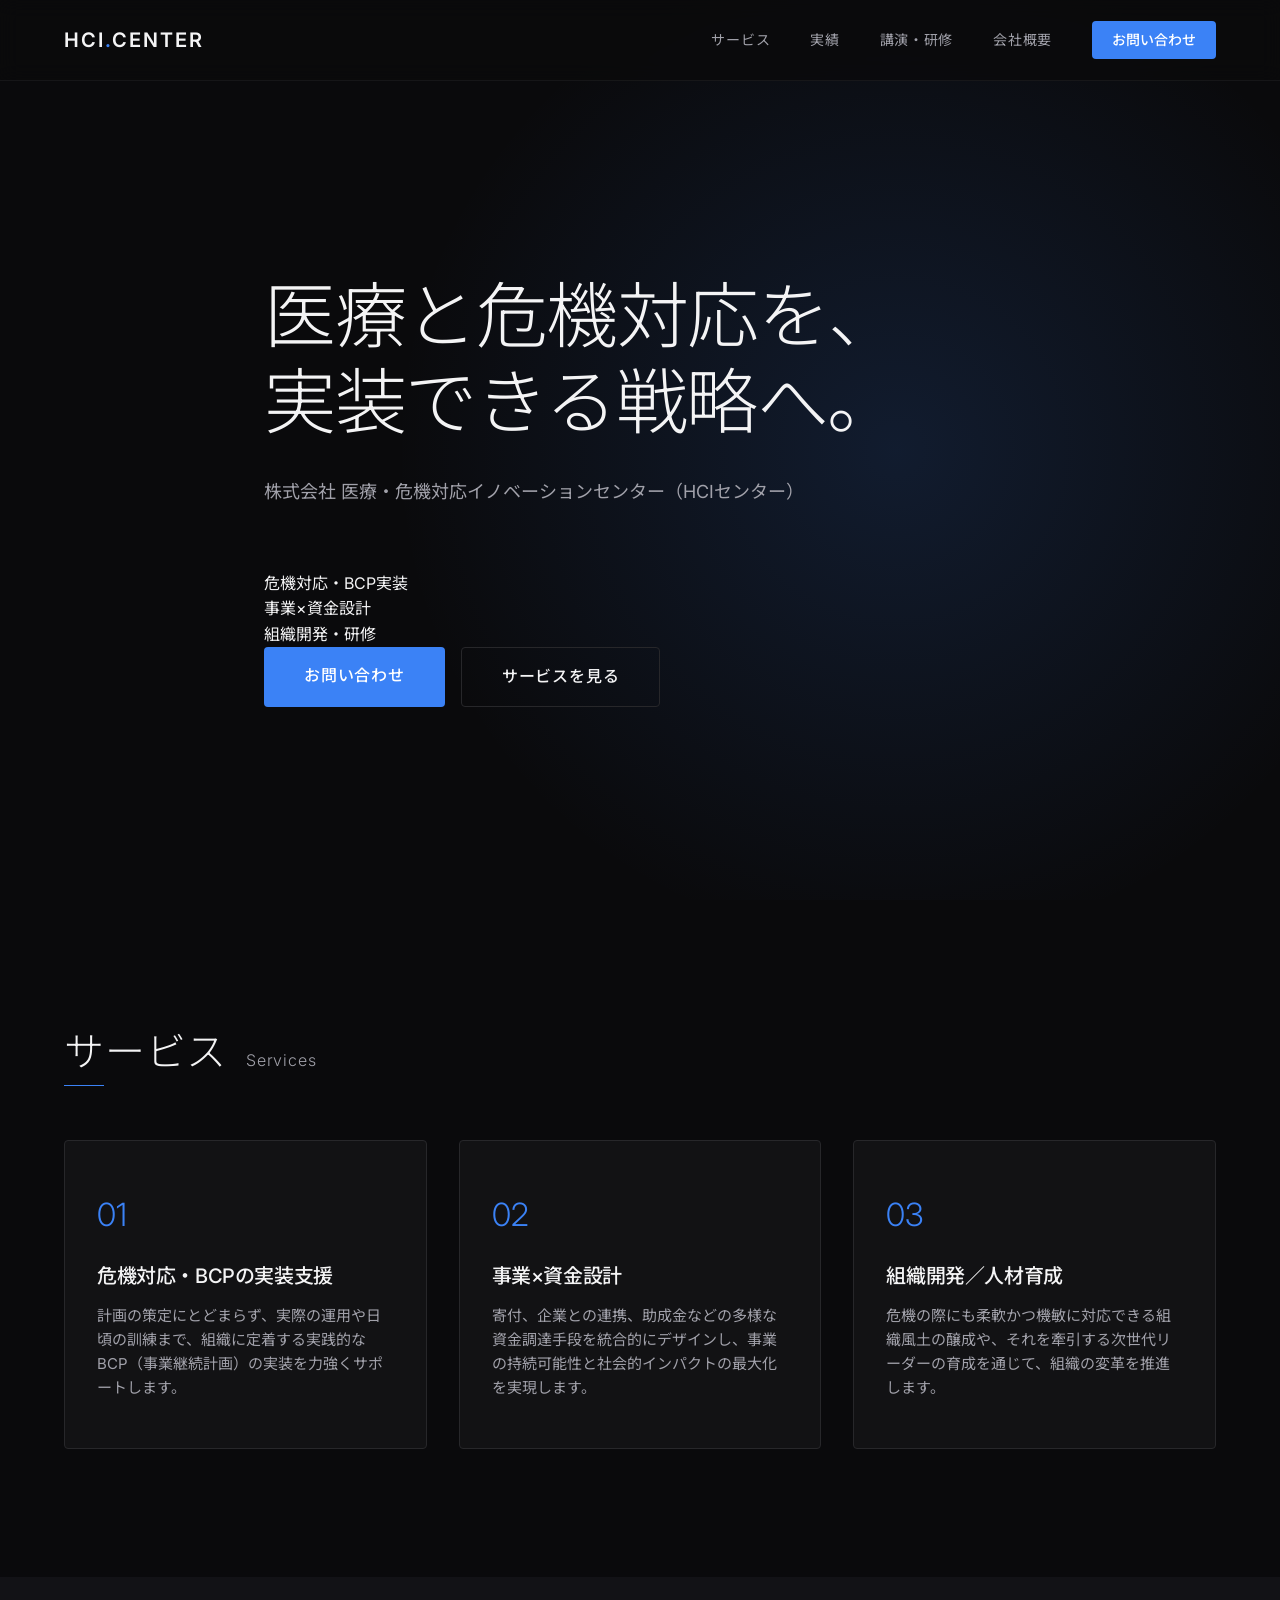
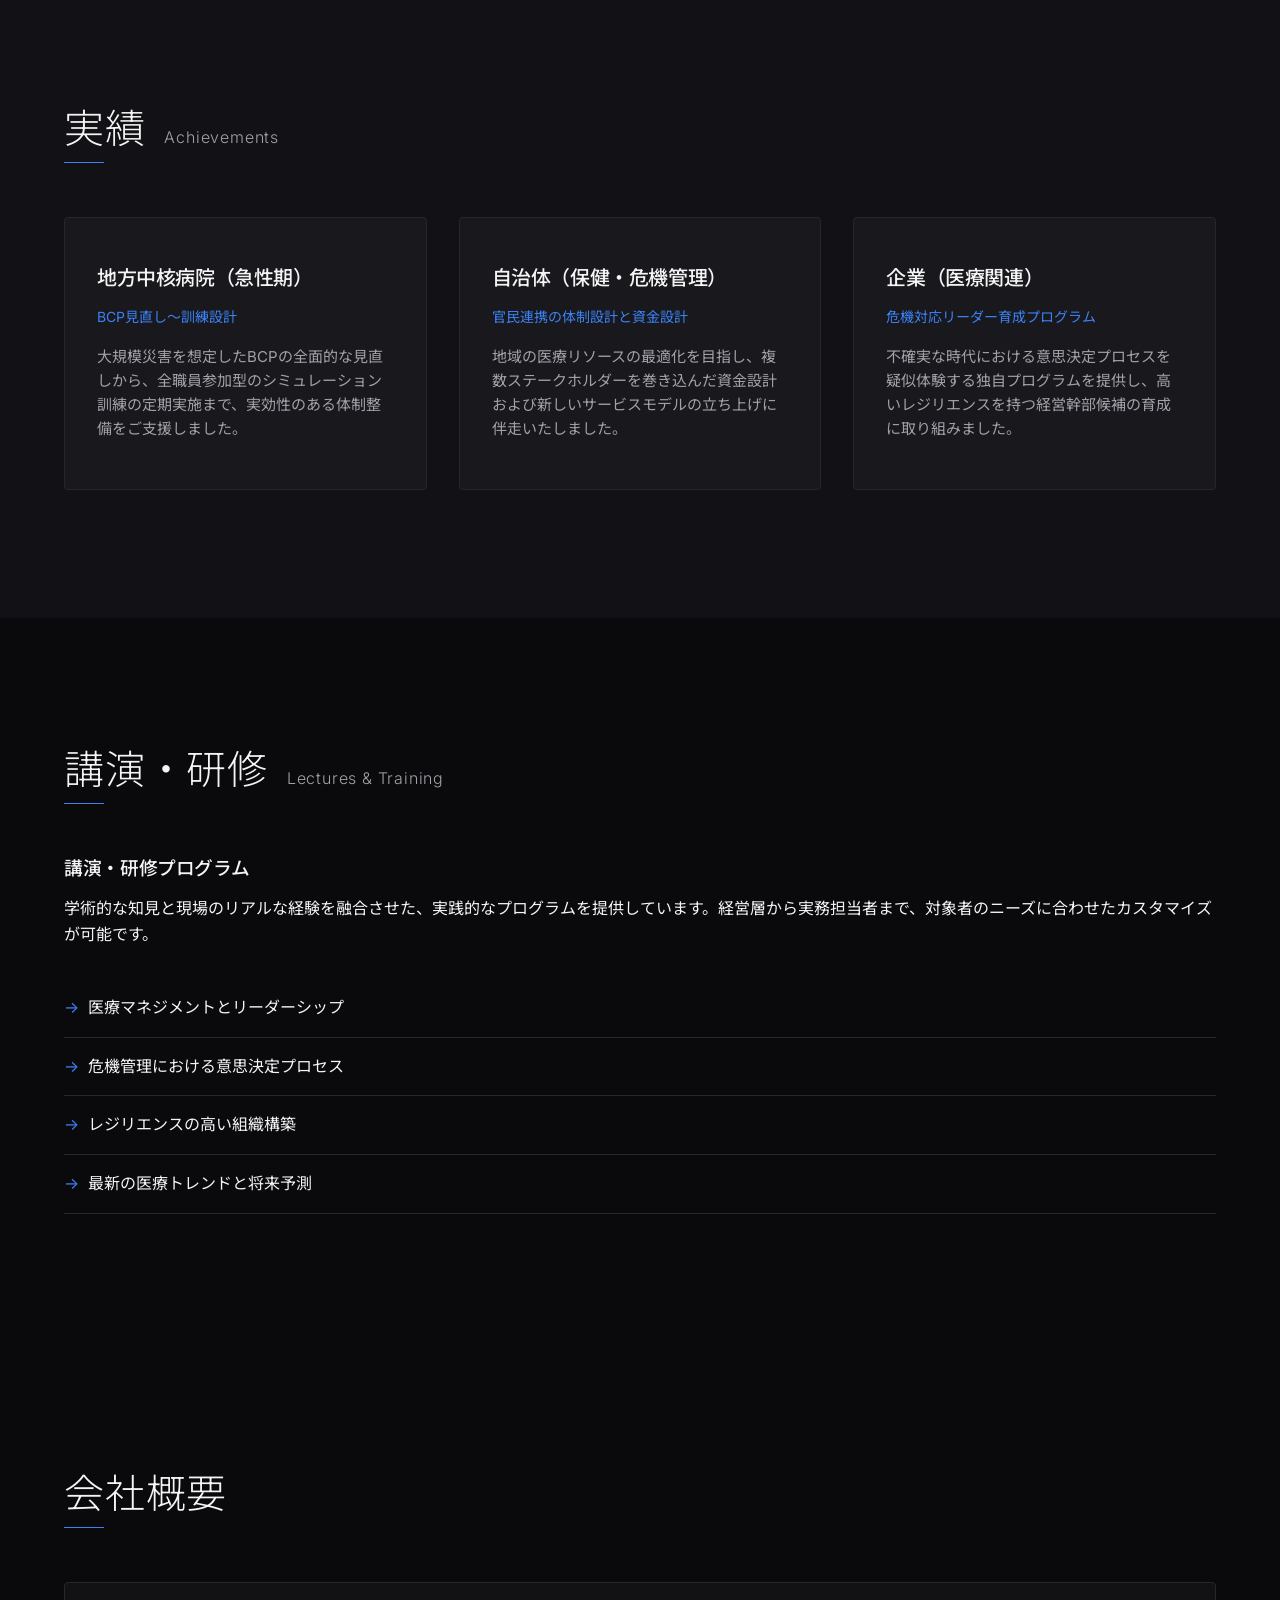
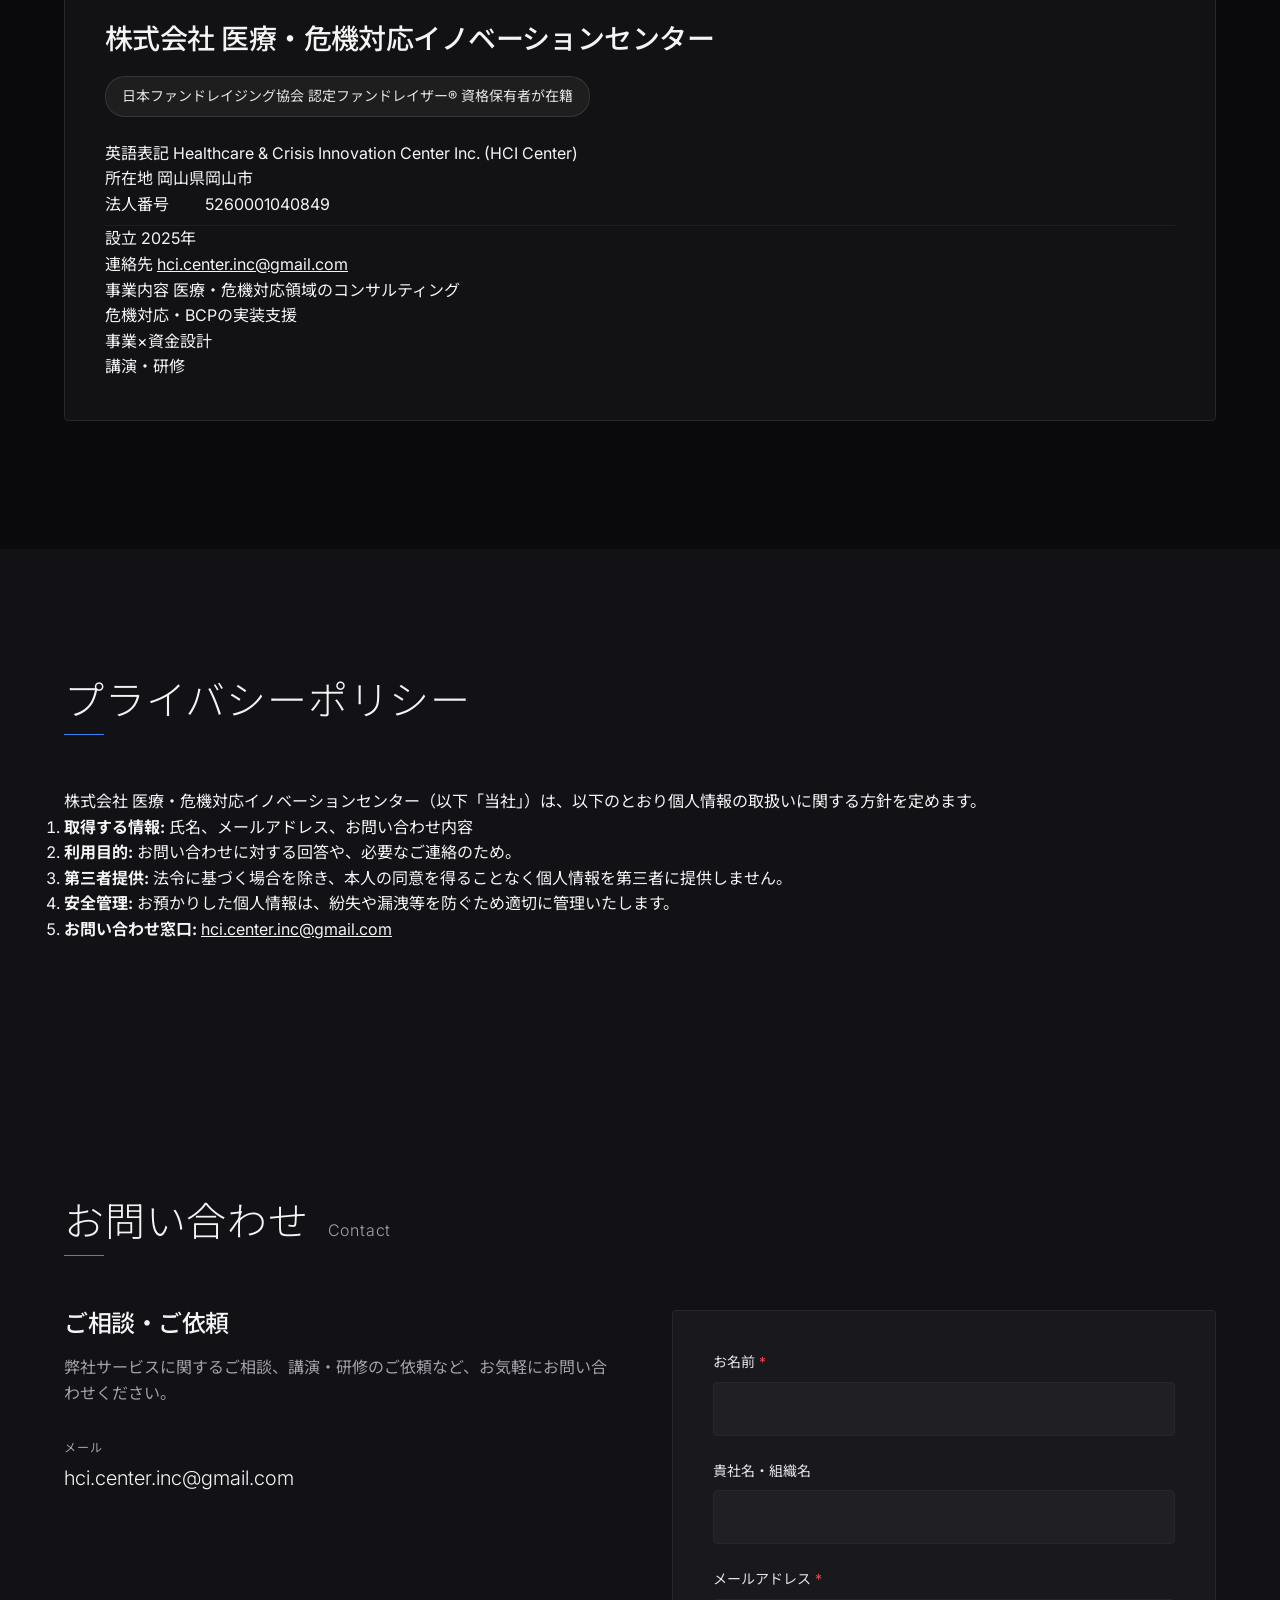
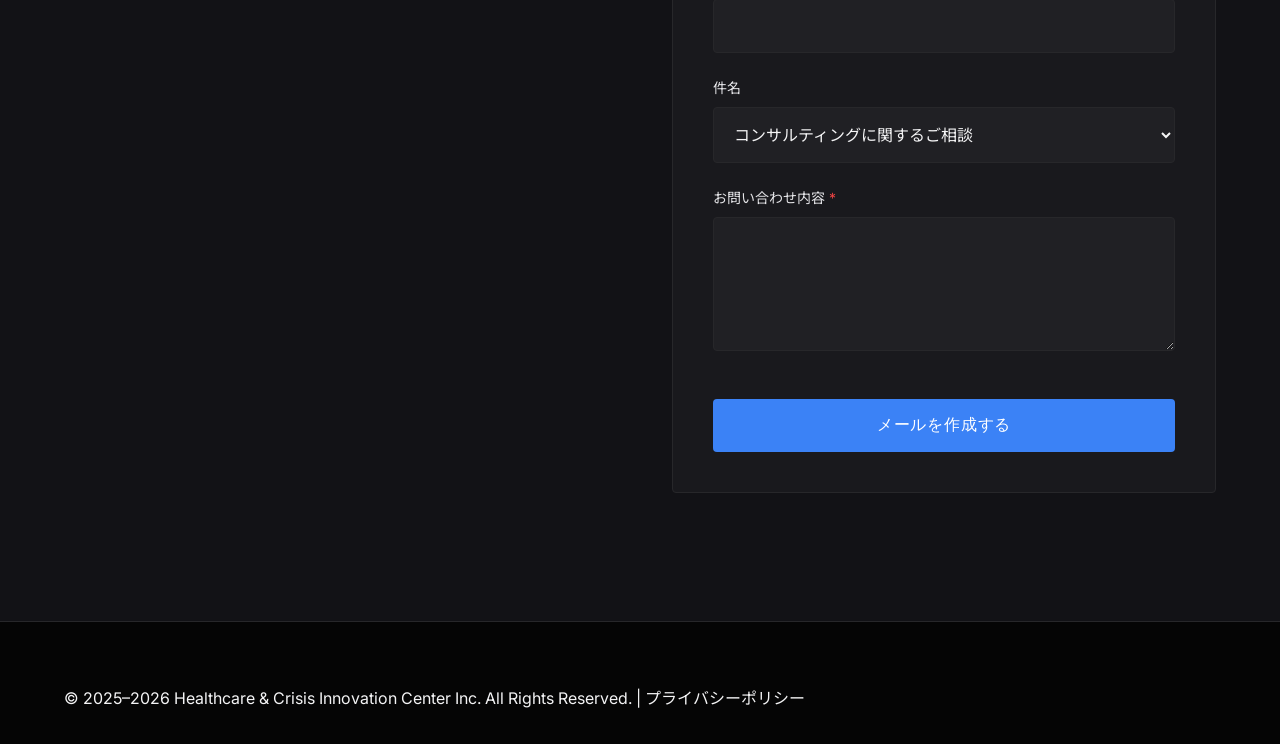
<file: index.html>
<!DOCTYPE html>
<html lang="ja">

<head>
    <meta charset="UTF-8">
    <meta name="viewport" content="width=device-width, initial-scale=1.0">
    <title>HCIセンター | 医療・危機対応イノベーションセンター</title>

    <!-- SEO / OGP Meta Tags -->
    <meta name="description"
        content="株式会社 医療・危機対応イノベーションセンター（HCIセンター）は、医療機関や企業、自治体に対し、危機対応・BCPの実装支援、資金設計、組織開発などの実践的なコンサルティングを提供します。">
    <meta property="og:title" content="HCIセンター | 医療・危機対応イノベーションセンター">
    <meta property="og:description" content="専門的な知見と経験に基づき、組織のレジリエンスを高めるコンサルティングを提供します。">
    <meta property="og:type" content="website">
    <meta name="twitter:card" content="summary_large_image">

    <link rel="icon" type="image/svg+xml" href="assets/favicon.svg">
    <link rel="preconnect" href="https://fonts.googleapis.com">
    <link rel="preconnect" href="https://fonts.gstatic.com" crossorigin>
    <link
        href="https://fonts.googleapis.com/css2?family=Inter:wght@300;400;500;600&family=Noto+Sans+JP:wght@300;400;500;700&display=swap"
        rel="stylesheet">
    <link rel="stylesheet" href="styles.css">
</head>

<body>
    <header class="header">
        <div class="container header-container">
            <a href="#" class="logo">
                <span class="logo-text">HCI<span class="logo-dot">.</span>CENTER</span>
            </a>
            <button class="hamburger" aria-label="メニューを開く">
                <span></span>
                <span></span>
                <span></span>
            </button>
            <nav class="nav-menu">
                <ul>
                    <li><a href="#services">サービス</a></li>
                    <li><a href="#achievements">実績</a></li>
                    <li><a href="#lectures">講演・研修</a></li>
                    <li><a href="#company">会社概要</a></li>
                    <li><a href="#contact" class="btn-primary-small">お問い合わせ</a></li>
                </ul>
            </nav>
        </div>
    </header>

    <main>
        <!-- Hero Section -->
        <section class="hero" id="hero">
            <div class="container hero-content">
                <div class="hero-text">
                    <h1 class="hero-title hero-title-main">
                        医療と危機対応を、<br>実装できる戦略へ。</h1>
                    <p class="hero-description hero-desc-main">株式会社
                        医療・危機対応イノベーションセンター（HCIセンター）</p>

                    <ul class="hero-tag-list">
                        <li class="hero-tag-item">
                            危機対応・BCP実装</li>
                        <li class="hero-tag-item">
                            事業×資金設計</li>
                        <li class="hero-tag-item">
                            組織開発・研修</li>
                    </ul>

                    <div style="display: flex; gap: 1rem; flex-wrap: wrap;">
                        <a href="#contact" class="btn-primary">お問い合わせ</a>
                        <a href="#services" class="btn-secondary">サービスを見る</a>
                    </div>
                </div>
            </div>
            <div class="hero-background"></div>
        </section>

        <!-- Services Section -->
        <section class="section" id="services">
            <div class="container">
                <h2 class="section-title">サービス <span class="section-subtitle">Services</span></h2>
                <div class="services-grid">
                    <div class="service-card">
                        <div class="service-icon">01</div>
                        <h3>危機対応・BCPの実装支援</h3>
                        <p>計画の策定にとどまらず、実際の運用や日頃の訓練まで、組織に定着する実践的なBCP（事業継続計画）の実装を力強くサポートします。</p>
                    </div>
                    <div class="service-card">
                        <div class="service-icon">02</div>
                        <h3>事業×資金設計</h3>
                        <p>寄付、企業との連携、助成金などの多様な資金調達手段を統合的にデザインし、事業の持続可能性と社会的インパクトの最大化を実現します。</p>
                    </div>
                    <div class="service-card">
                        <div class="service-icon">03</div>
                        <h3>組織開発／人材育成</h3>
                        <p>危機の際にも柔軟かつ機敏に対応できる組織風土の醸成や、それを牽引する次世代リーダーの育成を通じて、組織の変革を推進します。</p>
                    </div>
                </div>
            </div>
        </section>

        <!-- Achievements Section -->
        <section class="section bg-light-dark" id="achievements">
            <div class="container">
                <h2 class="section-title">実績 <span class="section-subtitle">Achievements</span></h2>
                <div class="services-grid">
                    <div class="service-card">
                        <h3>地方中核病院（急性期）</h3>
                        <p class="mb-4" style="color: var(--accent); font-size: 0.875rem;">BCP見直し〜訓練設計</p>
                        <p>大規模災害を想定したBCPの全面的な見直しから、全職員参加型のシミュレーション訓練の定期実施まで、実効性のある体制整備をご支援しました。</p>
                    </div>
                    <div class="service-card">
                        <h3>自治体（保健・危機管理）</h3>
                        <p class="mb-4" style="color: var(--accent); font-size: 0.875rem;">官民連携の体制設計と資金設計</p>
                        <p>地域の医療リソースの最適化を目指し、複数ステークホルダーを巻き込んだ資金設計および新しいサービスモデルの立ち上げに伴走いたしました。</p>
                    </div>
                    <div class="service-card">
                        <h3>企業（医療関連）</h3>
                        <p class="mb-4" style="color: var(--accent); font-size: 0.875rem;">危機対応リーダー育成プログラム</p>
                        <p>不確実な時代における意思決定プロセスを疑似体験する独自プログラムを提供し、高いレジリエンスを持つ経営幹部候補の育成に取り組みました。</p>
                    </div>
                </div>
            </div>
        </section>

        <!-- Lectures Section -->
        <section class="section" id="lectures">
            <div class="container">
                <h2 class="section-title">講演・研修 <span class="section-subtitle">Lectures & Training</span></h2>
                <div class="content-wrapper">
                    <div class="text-content">
                        <h3 class="mb-4">講演・研修プログラム</h3>
                        <p class="mb-6">学術的な知見と現場のリアルな経験を融合させた、実践的なプログラムを提供しています。経営層から実務担当者まで、対象者のニーズに合わせたカスタマイズが可能です。
                        </p>
                        <ul class="feature-list">
                            <li>医療マネジメントとリーダーシップ</li>
                            <li>危機管理における意思決定プロセス</li>
                            <li>レジリエンスの高い組織構築</li>
                            <li>最新の医療トレンドと将来予測</li>
                        </ul>
                    </div>
                </div>
            </div>
        </section>

        <!-- Company Section -->
        <section class="section" id="company">
            <div class="container">
                <h2 class="section-title">会社概要</h2>

                <div class="company-profile">
                    <!-- Company Info -->
                    <div class="company-info company-info-wrapper">
                        <h3 class="company-name company-name-heading">株式会社 医療・危機対応イノベーションセンター
                        </h3>
                        <div class="company-credentials company-credentials-wrapper">
                            <span class="credential-badge">日本ファンドレイジング協会 認定ファンドレイザー® 資格保有者が在籍</span>
                        </div>
                        <ul class="company-details-list">
                            <li class="company-details-item">
                                <span>英語表記</span>
                                <span>Healthcare & Crisis Innovation Center Inc. (HCI Center)</span>
                            </li>
                            <li class="company-details-item">
                                <span>所在地</span>
                                <span>岡山県岡山市</span>
                            </li>
                            <li style="display: grid; grid-template-columns: 100px 1fr; border-bottom: 1px solid rgba(255,255,255,0.05); padding-bottom: 0.5rem;">
                                <span>法人番号</span>
                                <span>5260001040849</span>
                            </li>
                            <li class="company-details-item">
                                <span>設立</span>
                                <span>2025年</span>
                            </li>
                            <li class="company-details-item">
                                <span>連絡先</span>
                                <span><a href="mailto:hci.center.inc@gmail.com?subject=HCIセンターへのお問い合わせ"
                                        style="color: inherit; text-decoration: underline;">hci.center.inc@gmail.com</a></span>
                            </li>
                            <li class="company-details-item-last">
                                <span>事業内容</span>
                                <span>医療・危機対応領域のコンサルティング<br>危機対応・BCPの実装支援<br>事業×資金設計<br>講演・研修</span>
                            </li>
                        </ul>
                    </div>
                </div>
            </div>
        </section>

        <!-- Privacy Policy -->
        <section class="section bg-light-dark privacy-section" id="privacy">
            <div class="container">
                <h2 class="section-title privacy-title">プライバシーポリシー</h2>
                <div class="privacy-content">
                    <p class="privacy-paragraph">株式会社 医療・危機対応イノベーションセンター（以下「当社」）は、以下のとおり個人情報の取扱いに関する方針を定めます。</p>
                    <ol class="privacy-list">
                        <li class="privacy-list-item"><strong>取得する情報:</strong> 氏名、メールアドレス、お問い合わせ内容</li>
                        <li class="privacy-list-item"><strong>利用目的:</strong> お問い合わせに対する回答や、必要なご連絡のため。</li>
                        <li class="privacy-list-item"><strong>第三者提供:</strong>
                            法令に基づく場合を除き、本人の同意を得ることなく個人情報を第三者に提供しません。</li>
                        <li class="privacy-list-item"><strong>安全管理:</strong> お預かりした個人情報は、紛失や漏洩等を防ぐため適切に管理いたします。
                        </li>
                        <li><strong>お問い合わせ窓口:</strong> <a href="mailto:hci.center.inc@gmail.com?subject=HCIセンターへのお問い合わせ"
                                style="color: inherit; text-decoration: underline;">hci.center.inc@gmail.com</a></li>
                    </ol>
                </div>
            </div>
        </section>

        <!-- Contact Section -->
        <section class="section bg-light-dark" id="contact">
            <div class="container">
                <h2 class="section-title">お問い合わせ <span class="section-subtitle">Contact</span></h2>
                <div class="contact-wrapper">
                    <div class="contact-info">
                        <h3 class="mb-4">ご相談・ご依頼</h3>
                        <p>弊社サービスに関するご相談、講演・研修のご依頼など、お気軽にお問い合わせください。</p>
                        <div class="contact-methods" style="margin-top: 2rem;">
                            <div class="contact-method">
                                <span class="method-label">メール</span>
                                <a href="mailto:hci.center.inc@gmail.com?subject=HCIセンターへのお問い合わせ"
                                    id="mailto-link-display" class="method-value">hci.center.inc@gmail.com</a>
                            </div>
                        </div>
                    </div>
                    <div class="contact-form-container">
                        <form id="contact-form" class="contact-form">
                            <div class="form-group">
                                <label for="name">お名前 <span class="required">*</span></label>
                                <input type="text" id="name" name="name" required>
                            </div>
                            <div class="form-group">
                                <label for="company">貴社名・組織名</label>
                                <input type="text" id="company" name="company">
                            </div>
                            <div class="form-group">
                                <label for="email">メールアドレス <span class="required">*</span></label>
                                <input type="email" id="email" name="email" required>
                            </div>
                            <div class="form-group">
                                <label for="subject">件名</label>
                                <select id="subject" name="subject">
                                    <option value="コンサルティングに関するご相談">コンサルティングに関するご相談</option>
                                    <option value="講演・研修のご依頼">講演・研修のご依頼</option>
                                    <option value="その他のお問い合わせ">その他のお問い合わせ</option>
                                </select>
                            </div>
                            <div class="form-group">
                                <label for="message">お問い合わせ内容 <span class="required">*</span></label>
                                <textarea id="message" name="message" rows="5" required></textarea>
                            </div>
                            <button type="submit" class="btn-primary btn-submit">メールを作成する</button>
                        </form>
                    </div>
                </div>
            </div>
        </section>
    </main>

    <footer class="footer">
        <div class="container text-center">
            <p>&copy; 2025&ndash;<span id="current-year"></span> Healthcare & Crisis Innovation Center Inc. All Rights
                Reserved. | <a href="#privacy" class="footer-link">プライバシーポリシー</a></p>
        </div>
    </footer>

    <script src="script.js"></script>
</body>


</html>
</file>
<file: styles.css>
:root {
    --bg-dark: #0a0a0c;
    --bg-light-dark: #121216;
    --text-main: #f4f4f5;
    --text-muted: #a1a1aa;
    --accent: #3b82f6;
    --accent-hover: #2563eb;
    --border: #27272a;
    --card-bg: rgba(255, 255, 255, 0.03);

    --font-sans: 'Inter', 'Noto Sans JP', sans-serif;

    --space-sm: 0.5rem;
    --space-md: 1rem;
    --space-lg: 2rem;
    --space-xl: 4rem;
    --space-2xl: 8rem;
}

* {
    margin: 0;
    padding: 0;
    box-sizing: border-box;
}

html {
    scroll-behavior: smooth;
    font-size: 16px;
}

body {
    font-family: var(--font-sans);
    background-color: var(--bg-dark);
    color: var(--text-main);
    line-height: 1.6;
    -webkit-font-smoothing: antialiased;
    overflow-x: hidden;
}

a {
    color: inherit;
    text-decoration: none;
    transition: color 0.3s ease;
}

ul {
    list-style: none;
}

.container {
    width: 100%;
    max-width: 1200px;
    margin: 0 auto;
    padding: 0 1.5rem;
}

/* Typography */
h1,
h2,
h3,
h4,
h5,
h6 {
    font-weight: 500;
    line-height: 1.2;
    letter-spacing: -0.02em;
}

.section-title {
    font-size: 2.5rem;
    font-weight: 300;
    margin-bottom: var(--space-xl);
    text-transform: none;
    letter-spacing: 0.02em;
    position: relative;
    display: inline-block;
}

.section-subtitle {
    font-size: 1rem;
    color: var(--text-muted);
    margin-left: 0.5rem;
    font-weight: 300;
    letter-spacing: 0.05em;
}

.method-label {
    display: block;
    font-size: 0.75rem;
    color: var(--text-muted);
    margin-bottom: 0.5rem;
    text-transform: none;
    letter-spacing: 0.05em;
}

.section-title::after {
    content: '';
    position: absolute;
    bottom: -10px;
    left: 0;
    width: 40px;
    height: 1px;
    background-color: var(--accent);
}

.mb-4 {
    margin-bottom: var(--space-md);
}

.mb-6 {
    margin-bottom: 1.5rem;
}

/* Buttons */
.btn-primary {
    display: inline-block;
    background-color: var(--accent);
    color: #fff;
    padding: 1rem 2.5rem;
    border-radius: 4px;
    font-weight: 500;
    letter-spacing: 0.05em;
    transition: background-color 0.3s ease, transform 0.3s ease;
    border: none;
    cursor: pointer;
    font-size: 1rem;
}

.btn-primary:hover {
    background-color: var(--accent-hover);
    transform: translateY(-2px);
}

.btn-secondary {
    display: inline-block;
    background-color: transparent;
    color: var(--text-main);
    padding: 1rem 2.5rem;
    border-radius: 4px;
    font-weight: 500;
    letter-spacing: 0.05em;
    transition: background-color 0.3s ease, border-color 0.3s ease, transform 0.3s ease;
    border: 1px solid var(--border);
    cursor: pointer;
    font-size: 1rem;
}

.btn-secondary:hover {
    background-color: rgba(255, 255, 255, 0.05);
    border-color: rgba(255, 255, 255, 0.2);
    transform: translateY(-2px);
}

.btn-primary-small {
    display: inline-block;
    background-color: var(--accent);
    color: #fff;
    padding: 0.5rem 1.25rem;
    border-radius: 4px;
    font-size: 0.875rem;
    font-weight: 500;
}

.btn-primary-small:hover {
    background-color: var(--accent-hover);
}

/* Header & Nav */
.header {
    position: fixed;
    top: 0;
    left: 0;
    width: 100%;
    z-index: 1000;
    background-color: rgba(10, 10, 12, 0.8);
    backdrop-filter: blur(10px);
    border-bottom: 1px solid rgba(255, 255, 255, 0.05);
    transition: all 0.3s ease;
}

.header-container {
    display: flex;
    justify-content: space-between;
    align-items: center;
    height: 80px;
}

.logo {
    display: flex;
    align-items: center;
}

.logo-text {
    font-size: 1.25rem;
    font-weight: 600;
    letter-spacing: 0.1em;
}

.logo-dot {
    color: var(--accent);
}

.nav-menu ul {
    display: flex;
    align-items: center;
    gap: 2.5rem;
}

.nav-menu a:not(.btn-primary-small) {
    font-size: 0.875rem;
    letter-spacing: 0.05em;
    color: var(--text-muted);
}

.nav-menu a:not(.btn-primary-small):hover {
    color: var(--text-main);
}

.hamburger {
    display: none;
    background: none;
    border: none;
    cursor: pointer;
    width: 30px;
    height: 20px;
    position: relative;
    z-index: 1001;
}

.hamburger span {
    position: absolute;
    width: 100%;
    height: 2px;
    background-color: var(--text-main);
    transition: all 0.3s ease;
    left: 0;
}

.hamburger span:nth-child(1) {
    top: 0;
}

.hamburger span:nth-child(2) {
    top: 50%;
    transform: translateY(-50%);
}

.hamburger span:nth-child(3) {
    bottom: 0;
}

.hamburger.active span:nth-child(1) {
    transform: translateY(9px) rotate(45deg);
}

.hamburger.active span:nth-child(2) {
    opacity: 0;
}

.hamburger.active span:nth-child(3) {
    transform: translateY(-9px) rotate(-45deg);
}

/* Hero Section */
.hero {
    min-height: 100vh;
    display: flex;
    align-items: center;
    position: relative;
    padding-top: 80px;
    overflow: hidden;
}

.hero-background {
    position: absolute;
    top: 0;
    left: 0;
    width: 100%;
    height: 100%;
    background: radial-gradient(circle at 70% 50%, rgba(59, 130, 246, 0.15) 0%, transparent 50%);
    z-index: -1;
}

.hero-content {
    max-width: 800px;
}

.hero-title {
    font-size: clamp(2.5rem, 6vw, 4.5rem);
    font-weight: 300;
    line-height: 1.2;
    margin-bottom: var(--space-lg);
}

.hero-subtitle {
    font-size: clamp(1.2rem, 3vw, 1.5rem);
    font-weight: 500;
    margin-bottom: var(--space-md);
    color: var(--text-muted);
}

.hero-description {
    font-size: 1.125rem;
    color: var(--text-muted);
    max-width: 600px;
    margin-bottom: var(--space-xl);
}

/* Sections Common */
.section {
    padding: var(--space-2xl) 0;
}

.bg-light-dark {
    background-color: var(--bg-light-dark);
}

/* Services */
.services-grid {
    display: grid;
    grid-template-columns: repeat(auto-fit, minmax(300px, 1fr));
    gap: 2rem;
}

.service-card {
    background: var(--card-bg);
    border: 1px solid var(--border);
    padding: 3rem 2rem;
    border-radius: 4px;
    transition: transform 0.3s ease, border-color 0.3s ease;
}

.service-card:hover {
    transform: translateY(-5px);
    border-color: rgba(59, 130, 246, 0.3);
}

.service-icon {
    font-size: 2rem;
    font-weight: 300;
    color: var(--accent);
    margin-bottom: 1.5rem;
    font-family: var(--font-sans);
}

.service-card h3 {
    font-size: 1.25rem;
    margin-bottom: 1rem;
}

.service-card p {
    color: var(--text-muted);
    font-size: 0.9375rem;
}

/* Lectures */
.feature-list {
    margin-top: 2rem;
}

.feature-list li {
    padding: 1rem 0;
    border-bottom: 1px solid var(--border);
    position: relative;
    padding-left: 1.5rem;
}

.feature-list li::before {
    content: "→";
    position: absolute;
    left: 0;
    color: var(--accent);
}

/* Company Profile */
.company-profile {
    display: flex;
    flex-wrap: wrap;
    gap: 4rem;
    align-items: flex-start;
}

.company-info {
    flex: 1;
    min-width: 300px;
    background: var(--card-bg);
    border: 1px solid var(--border);
    padding: 2.5rem;
    border-radius: 4px;
}

.company-role {
    color: var(--accent);
    font-weight: 500;
    font-size: 0.875rem;
    letter-spacing: 0.1em;
    margin-bottom: 0.75rem;
}

.company-name {
    font-size: 1.75rem;
    margin-bottom: 1.25rem;
    display: flex;
    align-items: baseline;
    gap: 1rem;
    flex-wrap: wrap;
}

.company-name-en {
    font-size: 1rem;
    color: var(--text-muted);
    font-weight: 300;
}

.company-credentials {
    margin-bottom: 1.5rem;
}

.credential-badge {
    display: inline-block;
    background-color: rgba(255, 255, 255, 0.05);
    border: 1px solid rgba(255, 255, 255, 0.1);
    padding: 0.5rem 1rem;
    border-radius: 20px;
    font-size: 0.875rem;
    color: #e4e4e7;
}

.company-bio {
    color: var(--text-muted);
    line-height: 1.8;
}

/* Contact */
.contact-wrapper {
    display: grid;
    grid-template-columns: 1fr 1fr;
    gap: 4rem;
}

.contact-info h3 {
    font-size: 1.5rem;
    margin-bottom: 1rem;
}

.contact-info p {
    color: var(--text-muted);
    margin-bottom: 2rem;
}

.contact-method {
    margin-bottom: 1rem;
}

.method-label {
    display: block;
    font-size: 0.75rem;
    text-transform: uppercase;
    letter-spacing: 0.1em;
    color: var(--text-muted);
    margin-bottom: 0.25rem;
}

.method-value {
    font-size: 1.25rem;
    font-weight: 300;
    word-break: break-all;
}

.method-value:hover {
    color: var(--accent);
}

.contact-form-container {
    background: var(--card-bg);
    border: 1px solid var(--border);
    padding: 2.5rem;
    border-radius: 4px;
}

.form-group {
    margin-bottom: 1.5rem;
}

.form-group label {
    display: block;
    font-size: 0.875rem;
    margin-bottom: 0.5rem;
    color: #e4e4e7;
}

.required {
    color: #ef4444;
}

.form-group input,
.form-group select,
.form-group textarea {
    width: 100%;
    padding: 1rem;
    background-color: var(--card-bg);
    border: 1px solid var(--border);
    color: var(--text-main);
    border-radius: 4px;
    font-family: inherit;
    font-size: 1rem;
    transition: border-color 0.3s ease, box-shadow 0.3s ease;
    color-scheme: dark;
}

select option {
    background-color: var(--card-bg);
    color: var(--text-main);
}

.form-group input:focus,
.form-group select:focus,
.form-group textarea:focus {
    outline: none;
    border-color: var(--accent);
    box-shadow: 0 0 0 2px rgba(59, 130, 246, 0.2);
}

.btn-submit {
    width: 100%;
    margin-top: 1rem;
}

/* Footer */
.footer {
    border-top: 1px solid var(--border);
    padding: 4rem 0 2rem;
    background-color: #050505;
}

.footer-content {
    margin-bottom: 3rem;
}

.footer-logo {
    font-size: 1.5rem;
    font-weight: 600;
    letter-spacing: 0.1em;
    margin-bottom: 0.5rem;
}

.footer-company {
    color: var(--text-muted);
    font-size: 0.875rem;
}

.footer-bottom {
    border-top: 1px solid var(--border);
    padding-top: 2rem;
    text-align: center;
    color: var(--text-muted);
    font-size: 0.75rem;
}

/* Mobile Responsiveness */
@media (max-width: 900px) {
    .contact-wrapper {
        grid-template-columns: 1fr;
        gap: 2rem;
    }
}

@media (max-width: 768px) {
    :root {
        --space-2xl: 5rem;
        --space-xl: 3rem;
    }

    .hamburger {
        display: block;
    }

    .nav-menu {
        position: fixed;
        top: 0;
        right: -100%;
        width: 100%;
        height: 100vh;
        background-color: var(--bg-dark);
        display: flex;
        justify-content: center;
        align-items: center;
        transition: right 0.4s ease;
        z-index: 1000;
    }

    .nav-menu.active {
        right: 0;
    }

    .nav-menu ul {
        flex-direction: column;
        gap: 2rem;
        text-align: center;
        padding: 0;
    }

    .nav-menu a {
        font-size: 1.5rem !important;
    }

    .company-profile {
        gap: 2rem;
    }

    .contact-form-container {
        padding: 1.5rem;
    }
}
</file>
